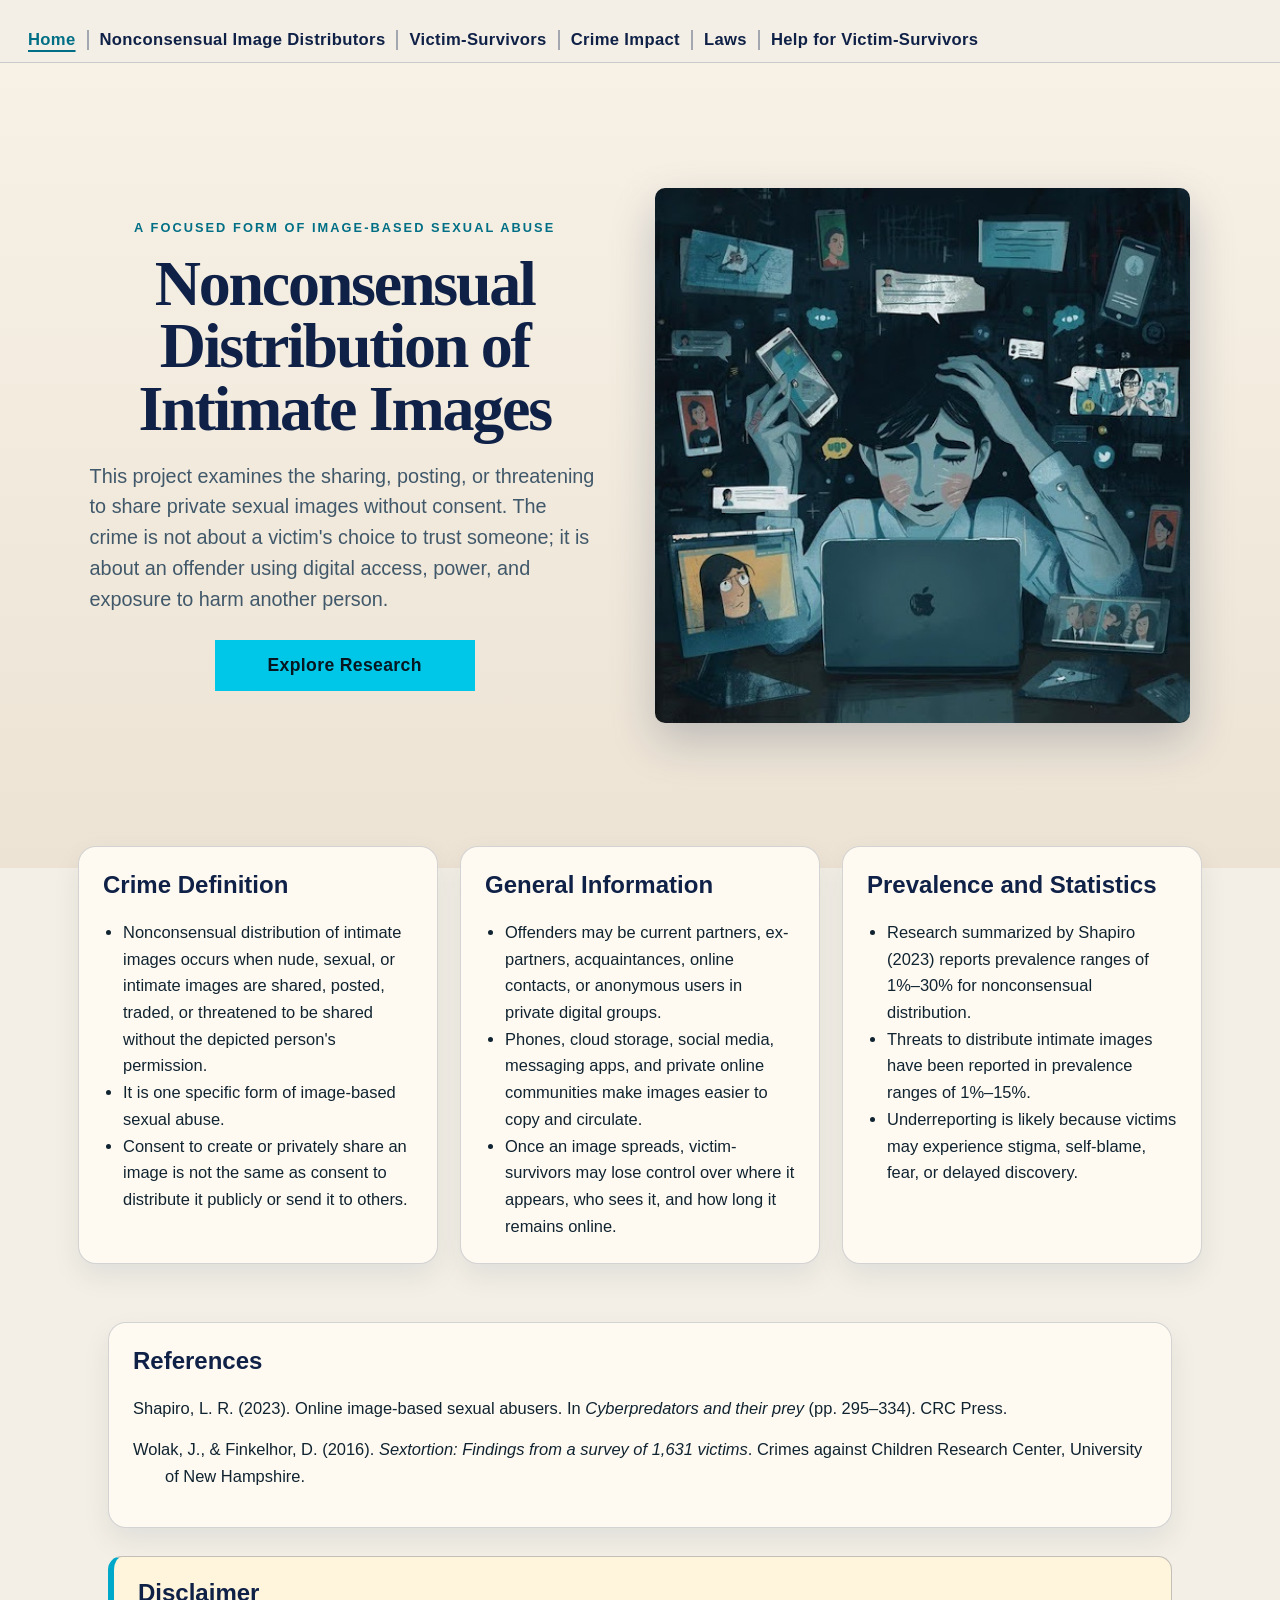
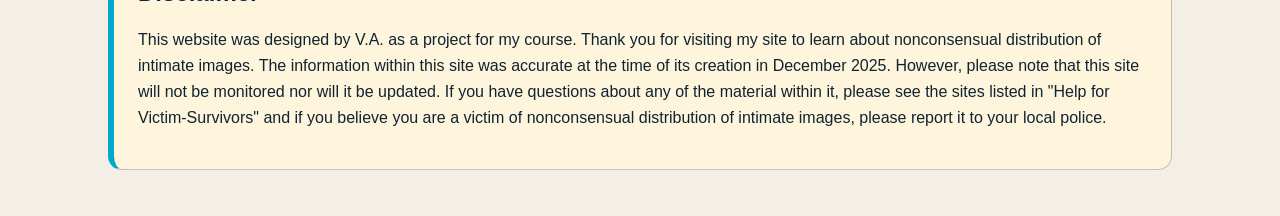
<file: index.html>
<!DOCTYPE html>
<html lang="en">
<head>
  <meta charset="UTF-8">
  <meta name="viewport" content="width=device-width, initial-scale=1.0">
  <title>Home | Nonconsensual Distribution of Intimate Images</title>
  <link rel="stylesheet" href="style.css">
</head>
<body>
  <header class="site-header">
    <nav class="nav">
      <a class="active" href="index.html">Home</a>
      <a href="image-based-abusers.html">Nonconsensual Image Distributors</a>
      <a href="victim-survivors.html">Victim-Survivors</a>
      <a href="crime-impact.html">Crime Impact</a>
      <a href="laws.html">Laws</a>
      <a href="help-for-survivors.html">Help for Victim-Survivors</a>
    </nav>
  </header>

  <main class="hero">
    <section class="hero-text">
      <p class="eyebrow">A focused form of image-based sexual abuse</p>
      <h1>Nonconsensual<br>Distribution of<br>Intimate Images</h1>
      <p>This project examines the sharing, posting, or threatening to share private sexual images without consent. The crime is not about a victim's choice to trust someone; it is about an offender using digital access, power, and exposure to harm another person.</p>
      <a class="button" href="image-based-abusers.html">Explore Research</a>
    </section>
    <section class="hero-image" aria-label="Digital safety illustration">
      <img src="images/homepage.jpg" alt="Illustration representing online privacy and image-based sexual abuse">
    </section>
  </main>

  <section class="home-summary">
    <article>
      <h2>Crime Definition</h2>
      <ul>
        <li>Nonconsensual distribution of intimate images occurs when nude, sexual, or intimate images are shared, posted, traded, or threatened to be shared without the depicted person's permission.</li>
        <li>It is one specific form of image-based sexual abuse.</li>
        <li>Consent to create or privately share an image is not the same as consent to distribute it publicly or send it to others.</li>
      </ul>
    </article>

    <article>
      <h2>General Information</h2>
      <ul>
        <li>Offenders may be current partners, ex-partners, acquaintances, online contacts, or anonymous users in private digital groups.</li>
        <li>Phones, cloud storage, social media, messaging apps, and private online communities make images easier to copy and circulate.</li>
        <li>Once an image spreads, victim-survivors may lose control over where it appears, who sees it, and how long it remains online.</li>
      </ul>
    </article>

    <article>
      <h2>Prevalence and Statistics</h2>
      <ul>
        <li>Research summarized by Shapiro (2023) reports prevalence ranges of 1%–30% for nonconsensual distribution.</li>
        <li>Threats to distribute intimate images have been reported in prevalence ranges of 1%–15%.</li>
        <li>Underreporting is likely because victims may experience stigma, self-blame, fear, or delayed discovery.</li>
      </ul>
    </article>
  </section>

  <footer>
    <section class="page-references">
      <h2>References</h2>
      <p class="reference">Shapiro, L. R. (2023). Online image-based sexual abusers. In <em>Cyberpredators and their prey</em> (pp. 295–334). CRC Press.</p>
      <p class="reference">Wolak, J., &amp; Finkelhor, D. (2016). <em>Sextortion: Findings from a survey of 1,631 victims</em>. Crimes against Children Research Center, University of New Hampshire.</p>
    </section>
    <section class="disclaimer-box">
      <h2>Disclaimer</h2>
      <p>This website was designed by V.A. as a project for my course. Thank you for visiting my site to learn about nonconsensual distribution of intimate images. The information within this site was accurate at the time of its creation in December 2025. However, please note that this site will not be monitored nor will it be updated. If you have questions about any of the material within it, please see the sites listed in "Help for Victim-Survivors" and if you believe you are a victim of nonconsensual distribution of intimate images, please report it to your local police.</p>
    </section>
  </footer>
</body>
</html>
</file>
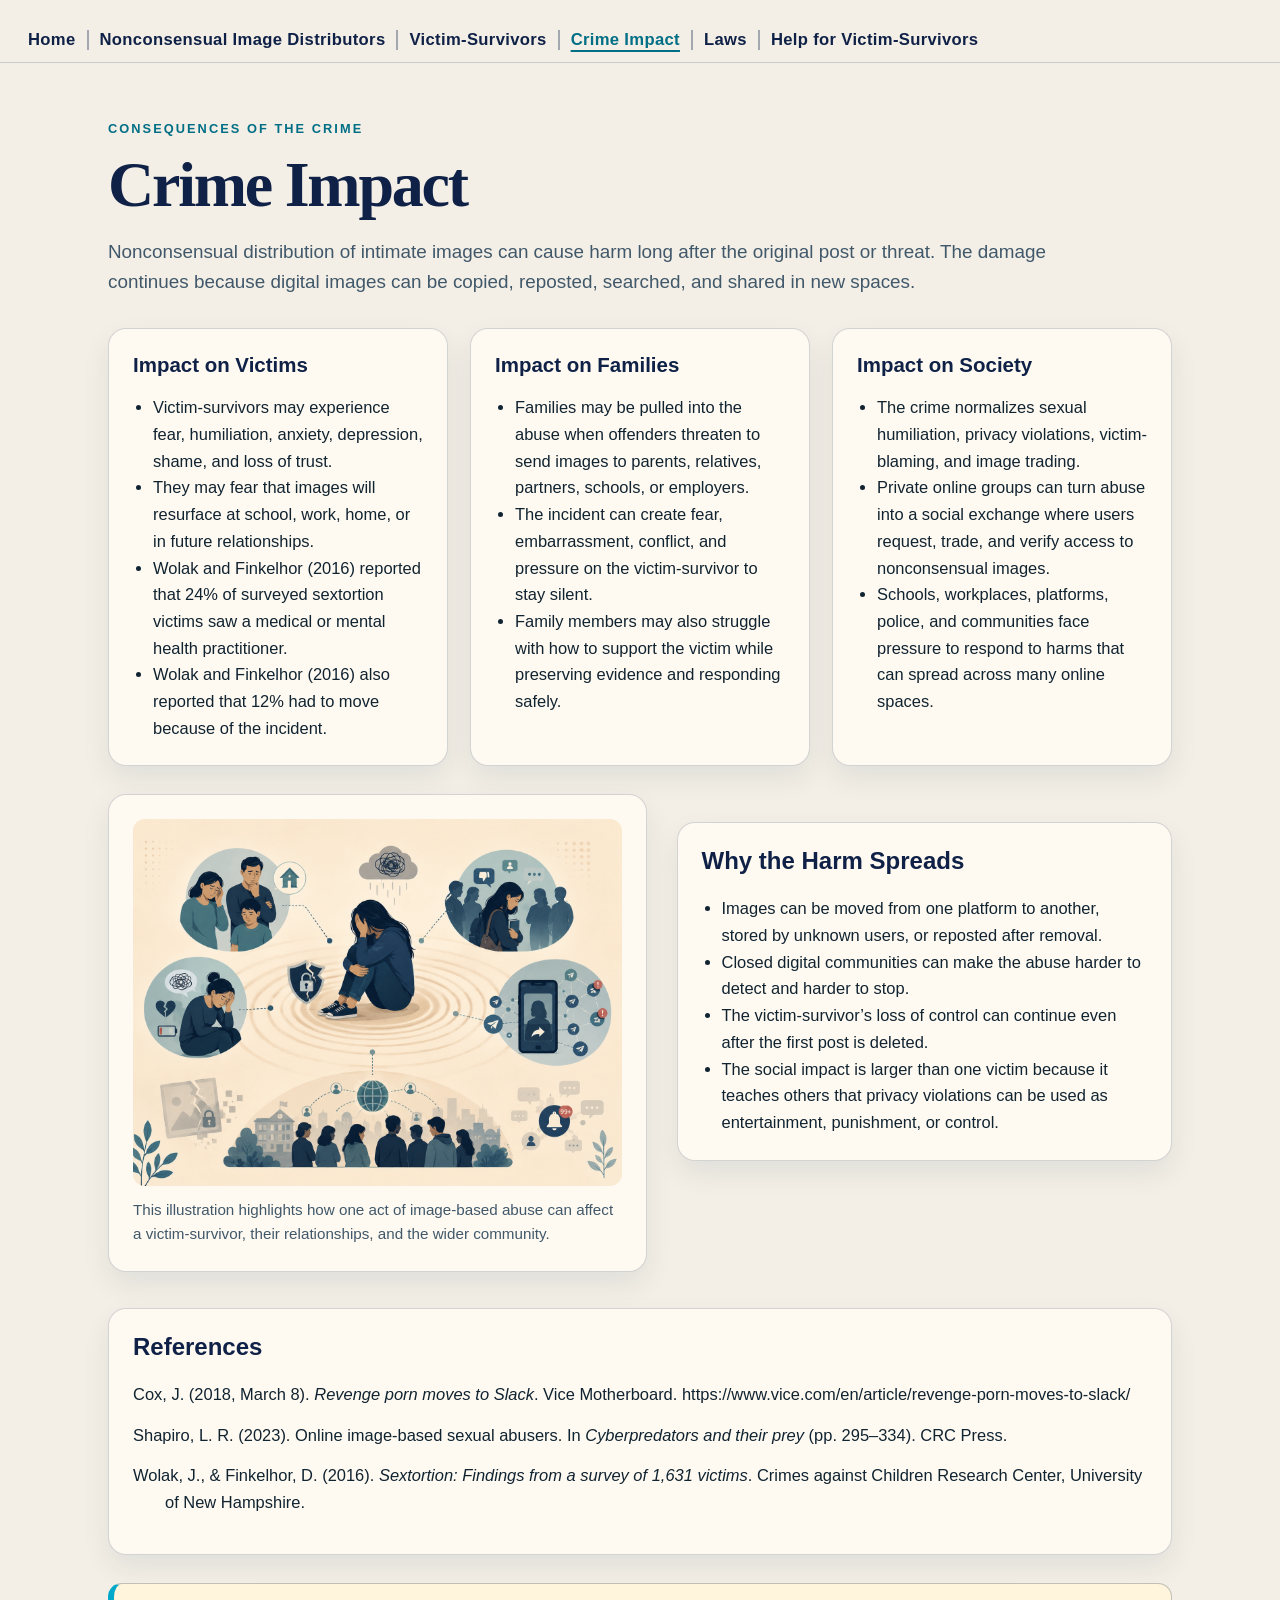
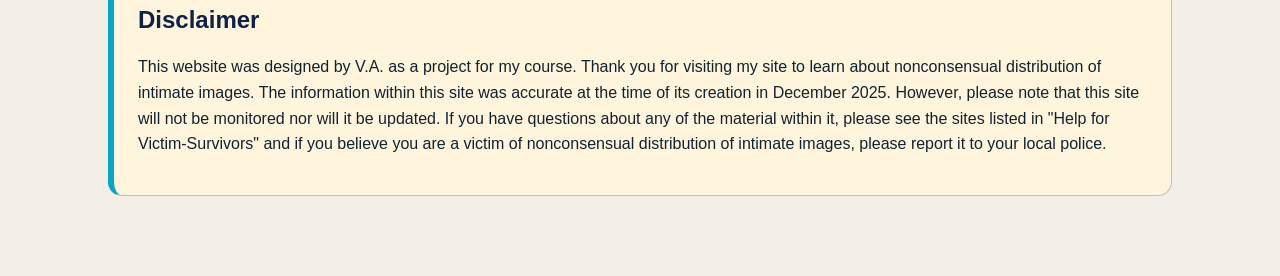
<file: crime-impact.html>
<!DOCTYPE html>
<html lang="en">
<head>
  <meta charset="UTF-8">
  <meta name="viewport" content="width=device-width, initial-scale=1.0">
  <title>Crime Impact | Nonconsensual Distribution of Intimate Images</title>
  <link rel="stylesheet" href="style.css">
</head>
<body>
  <header class="site-header">
    <nav class="nav">
      <a href="index.html">Home</a>
      <a href="image-based-abusers.html">Nonconsensual Image Distributors</a>
      <a href="victim-survivors.html">Victim-Survivors</a>
      <a class="active" href="crime-impact.html">Crime Impact</a>
      <a href="laws.html">Laws</a>
      <a href="help-for-survivors.html">Help for Victim-Survivors</a>
    </nav>
  </header>

  <main class="page">
    <p class="eyebrow">Consequences of the crime</p>
    <h1>Crime Impact</h1>
    <p>Nonconsensual distribution of intimate images can cause harm long after the original post or threat. The damage continues because digital images can be copied, reposted, searched, and shared in new spaces.</p>

    <section class="card-grid">
      <article class="card">
        <h2>Impact on Victims</h2>
        <ul>
          <li>Victim-survivors may experience fear, humiliation, anxiety, depression, shame, and loss of trust.</li>
          <li>They may fear that images will resurface at school, work, home, or in future relationships.</li>
          <li>Wolak and Finkelhor (2016) reported that 24% of surveyed sextortion victims saw a medical or mental health practitioner.</li>
          <li>Wolak and Finkelhor (2016) also reported that 12% had to move because of the incident.</li>
        </ul>
      </article>
      <article class="card">
        <h2>Impact on Families</h2>
        <ul>
          <li>Families may be pulled into the abuse when offenders threaten to send images to parents, relatives, partners, schools, or employers.</li>
          <li>The incident can create fear, embarrassment, conflict, and pressure on the victim-survivor to stay silent.</li>
          <li>Family members may also struggle with how to support the victim while preserving evidence and responding safely.</li>
        </ul>
      </article>
      <article class="card">
        <h2>Impact on Society</h2>
        <ul>
          <li>The crime normalizes sexual humiliation, privacy violations, victim-blaming, and image trading.</li>
          <li>Private online groups can turn abuse into a social exchange where users request, trade, and verify access to nonconsensual images.</li>
          <li>Schools, workplaces, platforms, police, and communities face pressure to respond to harms that can spread across many online spaces.</li>
        </ul>
      </article>
    </section>

    <section class="feature-row page-visual-row reverse-on-mobile">
      <figure class="image-card">
        <img src="images/ripple-of-online-harm.png" alt="Illustration of the ripple effects of online harm spreading from a central victim to family, school, work, and community">
        <figcaption>This illustration highlights how one act of image-based abuse can affect a victim-survivor, their relationships, and the wider community.</figcaption>
      </figure>
      <div class="content-block">
        <h2>Why the Harm Spreads</h2>
        <ul>
          <li>Images can be moved from one platform to another, stored by unknown users, or reposted after removal.</li>
          <li>Closed digital communities can make the abuse harder to detect and harder to stop.</li>
          <li>The victim-survivor’s loss of control can continue even after the first post is deleted.</li>
          <li>The social impact is larger than one victim because it teaches others that privacy violations can be used as entertainment, punishment, or control.</li>
        </ul>
      </div>
    </section>

    <section class="page-references">
      <h2>References</h2>
      <p class="reference">Cox, J. (2018, March 8). <em>Revenge porn moves to Slack</em>. Vice Motherboard. https://www.vice.com/en/article/revenge-porn-moves-to-slack/</p>
      <p class="reference">Shapiro, L. R. (2023). Online image-based sexual abusers. In <em>Cyberpredators and their prey</em> (pp. 295–334). CRC Press.</p>
      <p class="reference">Wolak, J., &amp; Finkelhor, D. (2016). <em>Sextortion: Findings from a survey of 1,631 victims</em>. Crimes against Children Research Center, University of New Hampshire.</p>
    </section>

    <section class="disclaimer-box">
      <h2>Disclaimer</h2>
      <p>This website was designed by V.A. as a project for my course. Thank you for visiting my site to learn about nonconsensual distribution of intimate images. The information within this site was accurate at the time of its creation in December 2025. However, please note that this site will not be monitored nor will it be updated. If you have questions about any of the material within it, please see the sites listed in "Help for Victim-Survivors" and if you believe you are a victim of nonconsensual distribution of intimate images, please report it to your local police.</p>
    </section>
  </main>
</body>
</html>
</file>
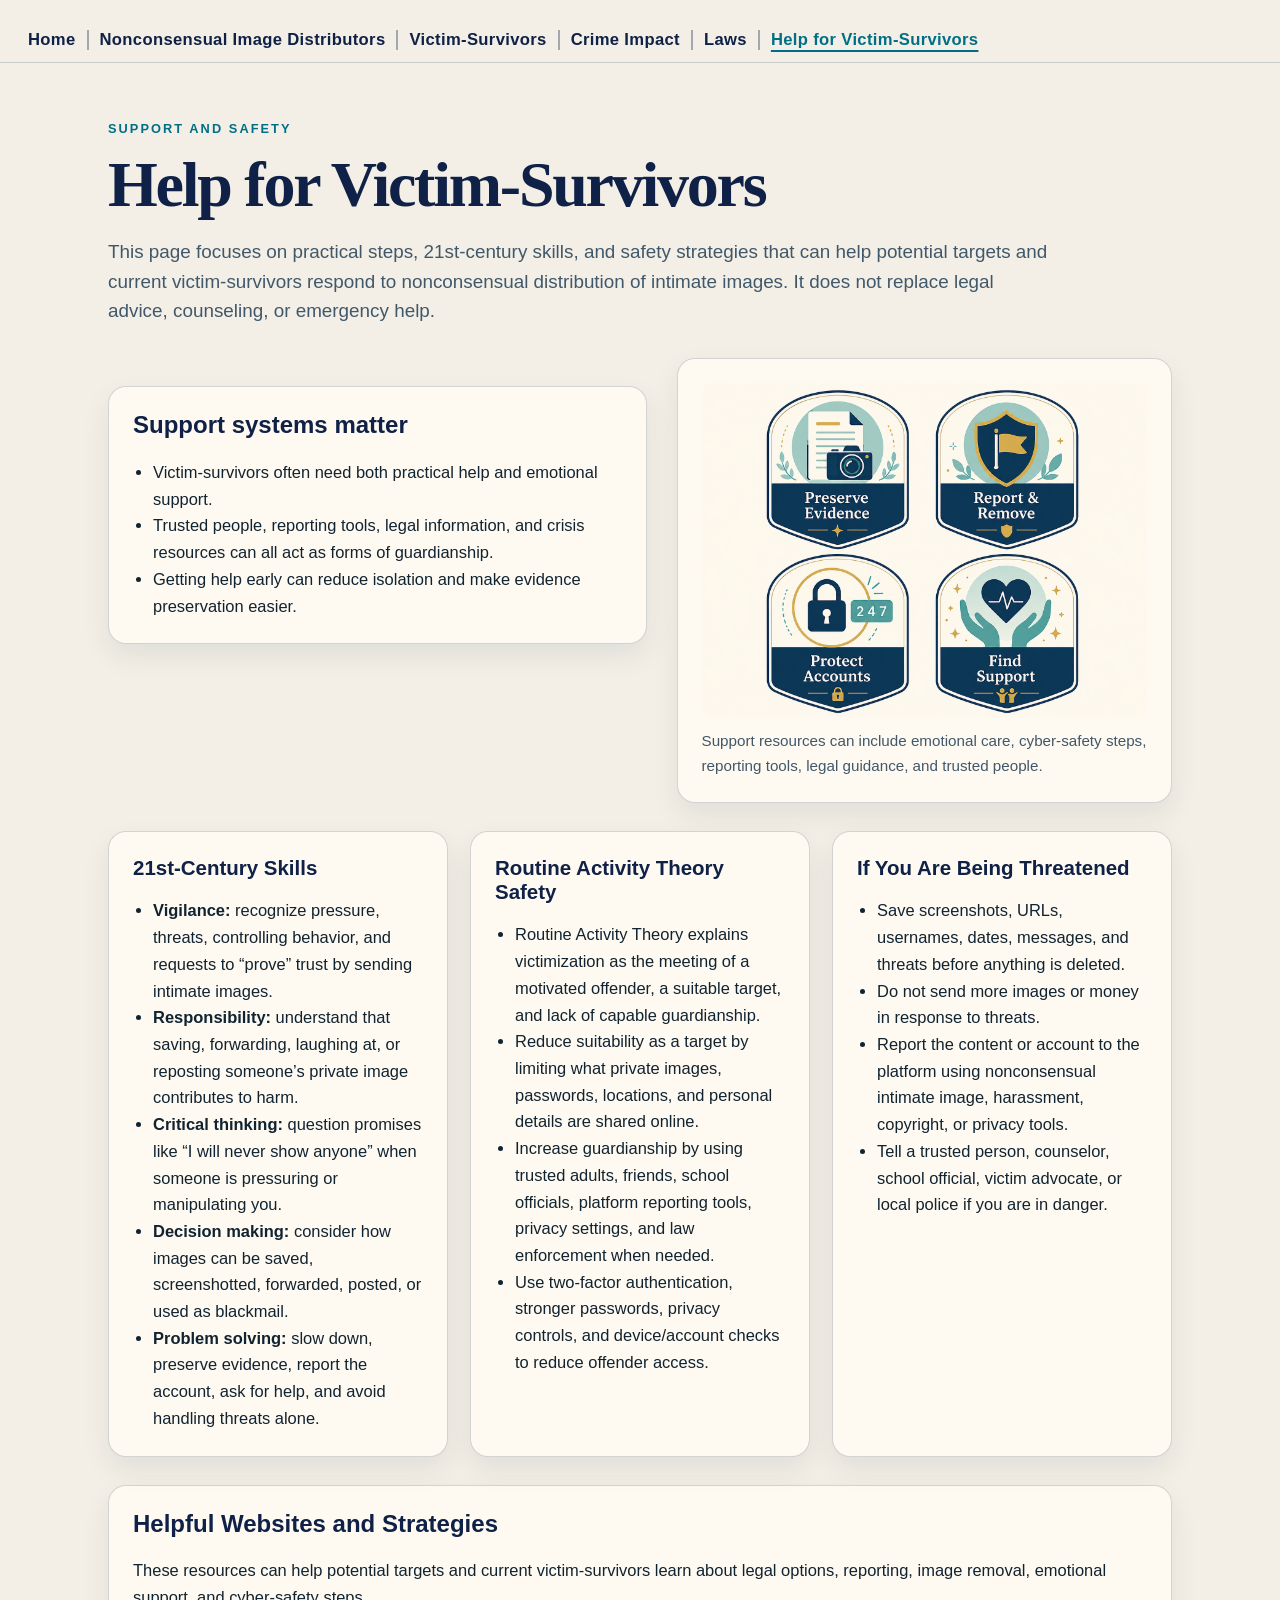
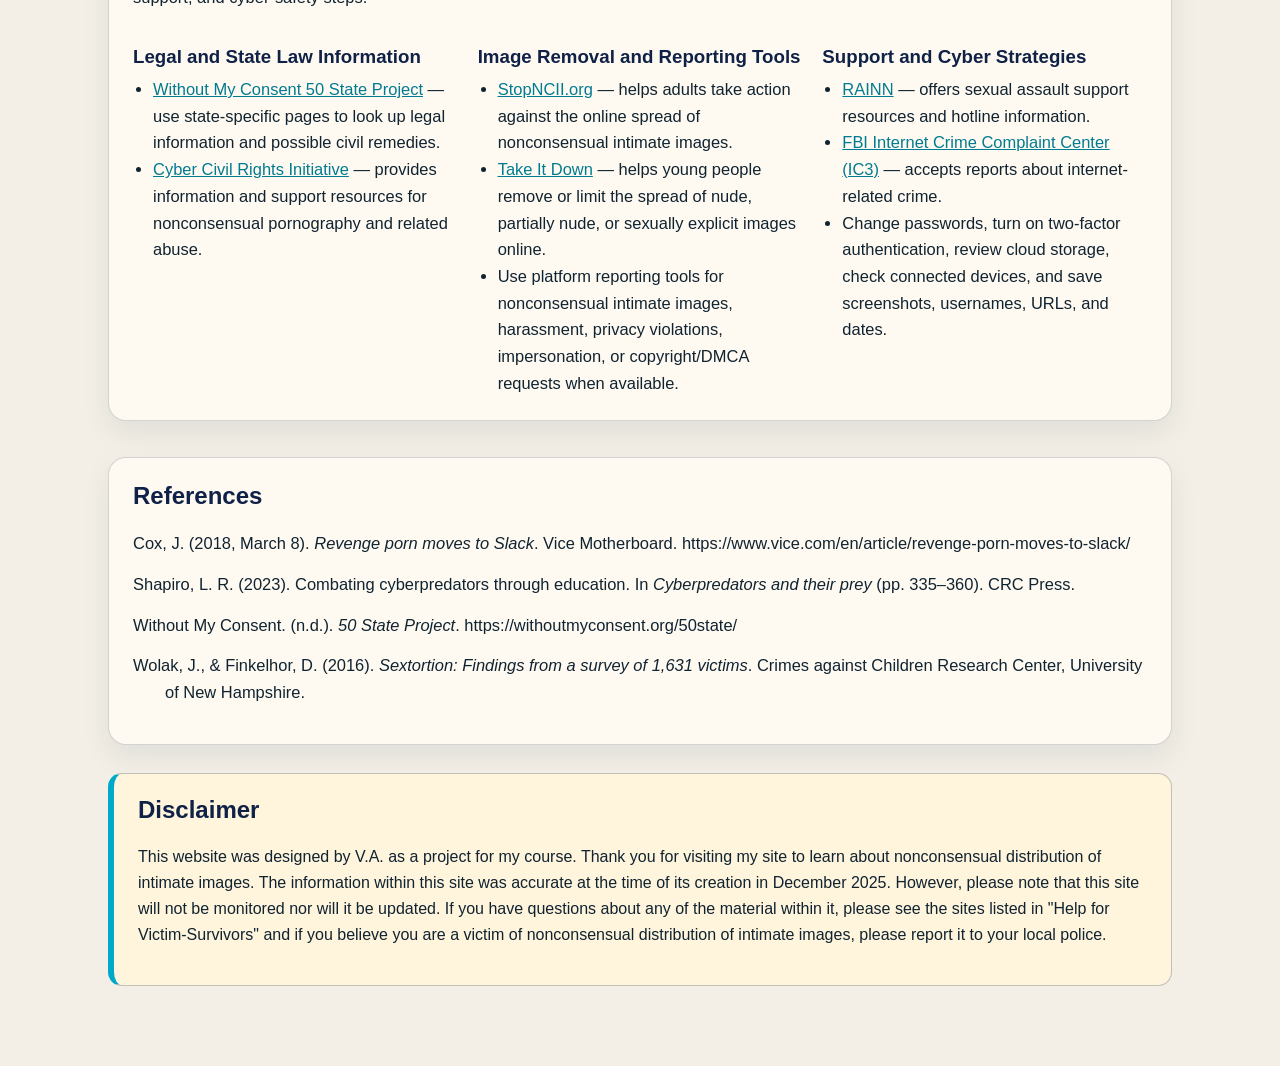
<file: help-for-survivors.html>
<!DOCTYPE html>
<html lang="en">
<head>
  <meta charset="UTF-8">
  <meta name="viewport" content="width=device-width, initial-scale=1.0">
  <title>Help for Victim-Survivors | Nonconsensual Distribution of Intimate Images</title>
  <link rel="stylesheet" href="style.css">
</head>
<body>
  <header class="site-header">
    <nav class="nav">
      <a href="index.html">Home</a>
      <a href="image-based-abusers.html">Nonconsensual Image Distributors</a>
      <a href="victim-survivors.html">Victim-Survivors</a>
      <a href="crime-impact.html">Crime Impact</a>
      <a href="laws.html">Laws</a>
      <a class="active" href="help-for-survivors.html">Help for Victim-Survivors</a>
    </nav>
  </header>

  <main class="page">
    <p class="eyebrow">Support and safety</p>
    <h1>Help for Victim-Survivors</h1>
    <p>This page focuses on practical steps, 21st-century skills, and safety strategies that can help potential targets and current victim-survivors respond to nonconsensual distribution of intimate images. It does not replace legal advice, counseling, or emergency help.</p>

    <section class="feature-row page-visual-row">
      <div class="content-block">
        <h2>Support systems matter</h2>
        <ul>
          <li>Victim-survivors often need both practical help and emotional support.</li>
          <li>Trusted people, reporting tools, legal information, and crisis resources can all act as forms of guardianship.</li>
          <li>Getting help early can reduce isolation and make evidence preservation easier.</li>
        </ul>
      </div>
      <figure class="image-card">
        <img src="images/support-system-icons.png" alt="Support icons representing emotional support, reporting, legal help, digital safety, and recovery resources">
        <figcaption>Support resources can include emotional care, cyber-safety steps, reporting tools, legal guidance, and trusted people.</figcaption>
      </figure>
    </section>

    <section class="card-grid">
      <article class="card">
        <h2>21st-Century Skills</h2>
        <ul>
          <li><strong>Vigilance:</strong> recognize pressure, threats, controlling behavior, and requests to “prove” trust by sending intimate images.</li>
          <li><strong>Responsibility:</strong> understand that saving, forwarding, laughing at, or reposting someone’s private image contributes to harm.</li>
          <li><strong>Critical thinking:</strong> question promises like “I will never show anyone” when someone is pressuring or manipulating you.</li>
          <li><strong>Decision making:</strong> consider how images can be saved, screenshotted, forwarded, posted, or used as blackmail.</li>
          <li><strong>Problem solving:</strong> slow down, preserve evidence, report the account, ask for help, and avoid handling threats alone.</li>
        </ul>
      </article>
      <article class="card">
        <h2>Routine Activity Theory Safety</h2>
        <ul>
          <li>Routine Activity Theory explains victimization as the meeting of a motivated offender, a suitable target, and lack of capable guardianship.</li>
          <li>Reduce suitability as a target by limiting what private images, passwords, locations, and personal details are shared online.</li>
          <li>Increase guardianship by using trusted adults, friends, school officials, platform reporting tools, privacy settings, and law enforcement when needed.</li>
          <li>Use two-factor authentication, stronger passwords, privacy controls, and device/account checks to reduce offender access.</li>
        </ul>
      </article>
      <article class="card">
        <h2>If You Are Being Threatened</h2>
        <ul>
          <li>Save screenshots, URLs, usernames, dates, messages, and threats before anything is deleted.</li>
          <li>Do not send more images or money in response to threats.</li>
          <li>Report the content or account to the platform using nonconsensual intimate image, harassment, copyright, or privacy tools.</li>
          <li>Tell a trusted person, counselor, school official, victim advocate, or local police if you are in danger.</li>
        </ul>
      </article>
    </section>

    <section class="content-block">
      <h2>Helpful Websites and Strategies</h2>
      <p>These resources can help potential targets and current victim-survivors learn about legal options, reporting, image removal, emotional support, and cyber-safety steps.</p>
      <div class="split-list">
        <div>
          <h3>Legal and State Law Information</h3>
          <ul>
            <li><a href="https://withoutmyconsent.org/50state/" target="_blank" rel="noopener">Without My Consent 50 State Project</a> — use state-specific pages to look up legal information and possible civil remedies.</li>
            <li><a href="https://cybercivilrights.org/" target="_blank" rel="noopener">Cyber Civil Rights Initiative</a> — provides information and support resources for nonconsensual pornography and related abuse.</li>
          </ul>
        </div>
        <div>
          <h3>Image Removal and Reporting Tools</h3>
          <ul>
            <li><a href="https://stopncii.org/" target="_blank" rel="noopener">StopNCII.org</a> — helps adults take action against the online spread of nonconsensual intimate images.</li>
            <li><a href="https://takeitdown.ncmec.org/" target="_blank" rel="noopener">Take It Down</a> — helps young people remove or limit the spread of nude, partially nude, or sexually explicit images online.</li>
            <li>Use platform reporting tools for nonconsensual intimate images, harassment, privacy violations, impersonation, or copyright/DMCA requests when available.</li>
          </ul>
        </div>
        <div>
          <h3>Support and Cyber Strategies</h3>
          <ul>
            <li><a href="https://rainn.org/" target="_blank" rel="noopener">RAINN</a> — offers sexual assault support resources and hotline information.</li>
            <li><a href="https://www.ic3.gov/" target="_blank" rel="noopener">FBI Internet Crime Complaint Center (IC3)</a> — accepts reports about internet-related crime.</li>
            <li>Change passwords, turn on two-factor authentication, review cloud storage, check connected devices, and save screenshots, usernames, URLs, and dates.</li>
          </ul>
        </div>
      </div>
    </section>

    <section class="page-references">
      <h2>References</h2>
      <p class="reference">Cox, J. (2018, March 8). <em>Revenge porn moves to Slack</em>. Vice Motherboard. https://www.vice.com/en/article/revenge-porn-moves-to-slack/</p>
      <p class="reference">Shapiro, L. R. (2023). Combating cyberpredators through education. In <em>Cyberpredators and their prey</em> (pp. 335–360). CRC Press.</p>
      <p class="reference">Without My Consent. (n.d.). <em>50 State Project</em>. https://withoutmyconsent.org/50state/</p>
      <p class="reference">Wolak, J., &amp; Finkelhor, D. (2016). <em>Sextortion: Findings from a survey of 1,631 victims</em>. Crimes against Children Research Center, University of New Hampshire.</p>
    </section>

    <section class="disclaimer-box">
      <h2>Disclaimer</h2>
      <p>This website was designed by V.A. as a project for my course. Thank you for visiting my site to learn about nonconsensual distribution of intimate images. The information within this site was accurate at the time of its creation in December 2025. However, please note that this site will not be monitored nor will it be updated. If you have questions about any of the material within it, please see the sites listed in "Help for Victim-Survivors" and if you believe you are a victim of nonconsensual distribution of intimate images, please report it to your local police.</p>
    </section>
  </main>
</body>
</html>
</file>
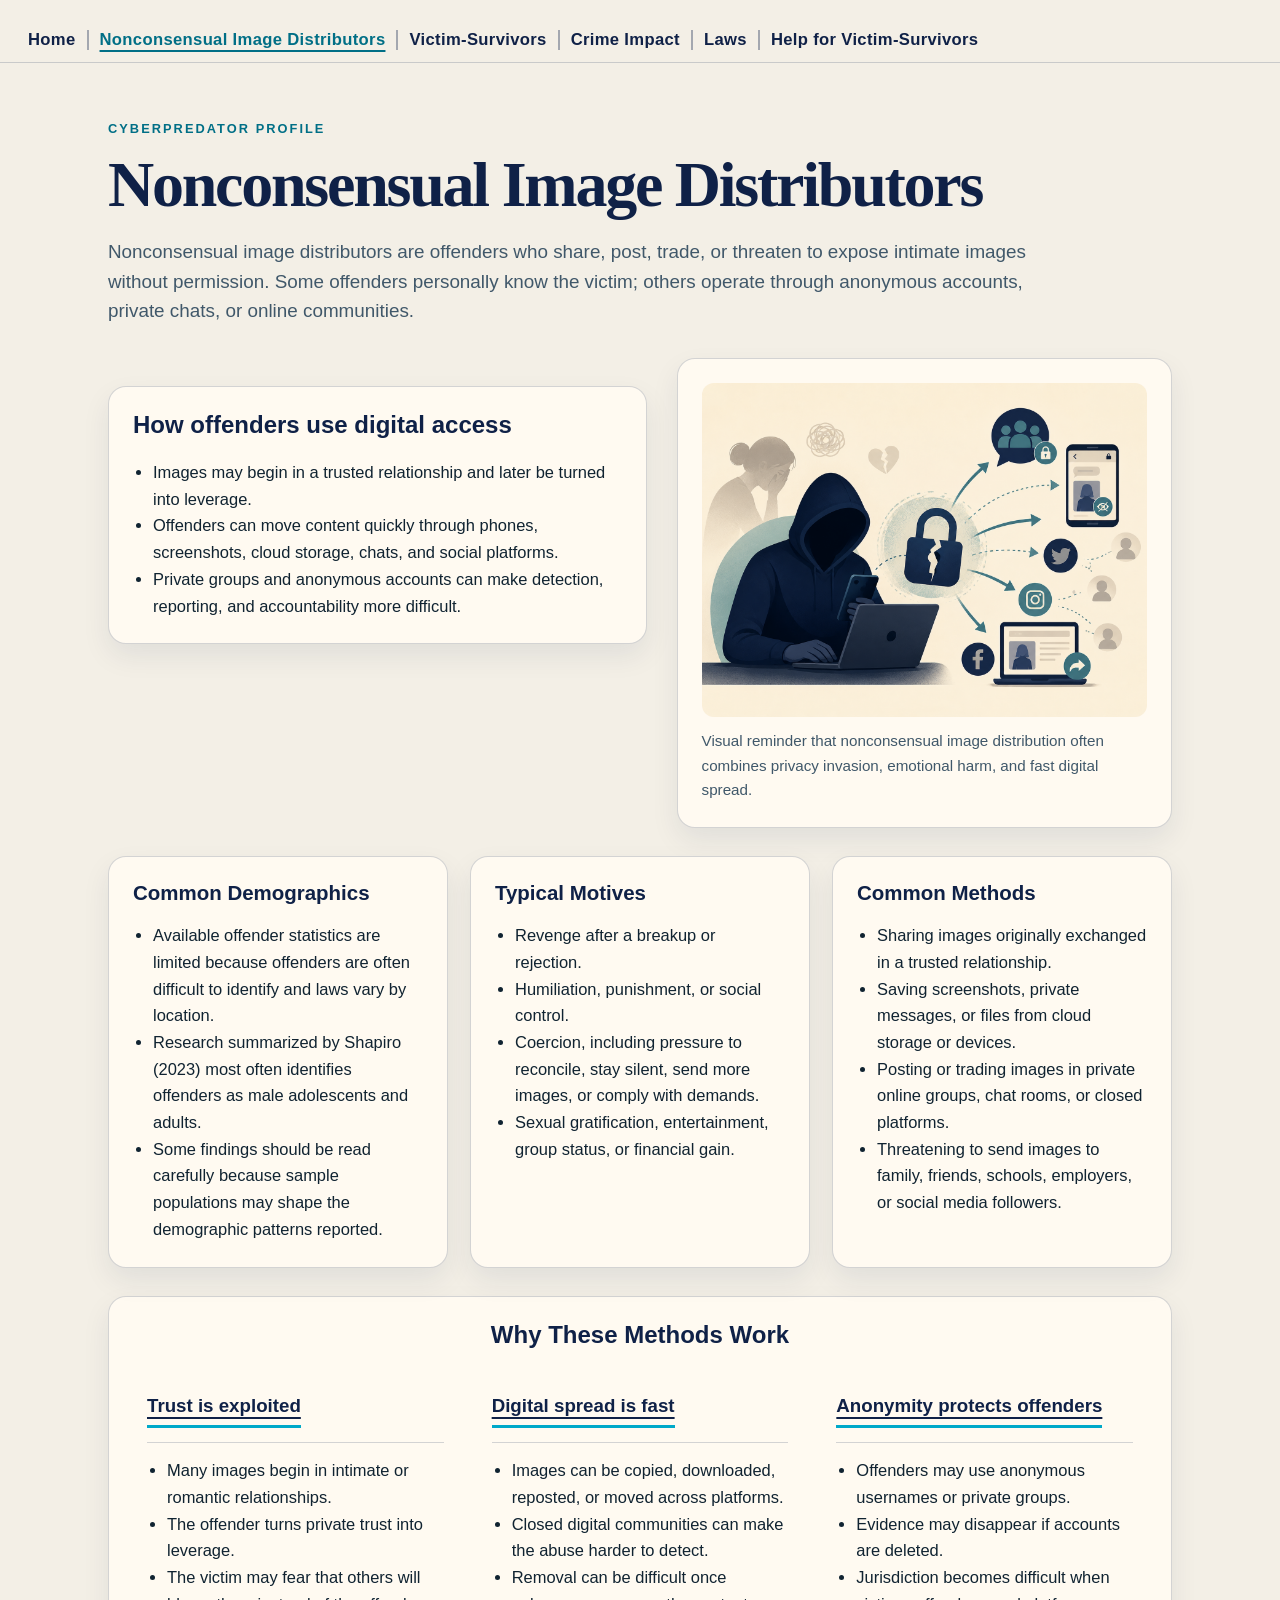
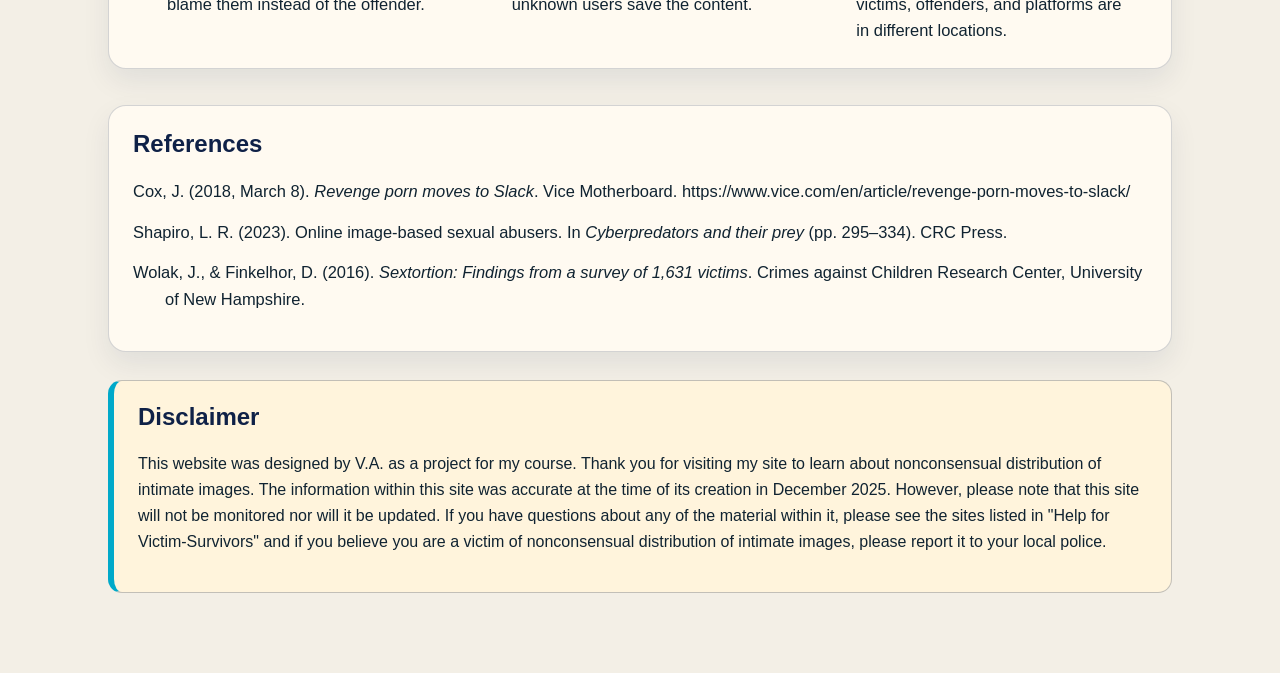
<file: image-based-abusers.html>
<!DOCTYPE html>
<html lang="en">
<head>
  <meta charset="UTF-8">
  <meta name="viewport" content="width=device-width, initial-scale=1.0">
  <title>Nonconsensual Image Distributors | Nonconsensual Distribution of Intimate Images</title>
  <link rel="stylesheet" href="style.css">
</head>
<body>
  <header class="site-header">
    <nav class="nav">
      <a href="index.html">Home</a>
      <a class="active" href="image-based-abusers.html">Nonconsensual Image Distributors</a>
      <a href="victim-survivors.html">Victim-Survivors</a>
      <a href="crime-impact.html">Crime Impact</a>
      <a href="laws.html">Laws</a>
      <a href="help-for-survivors.html">Help for Victim-Survivors</a>
    </nav>
  </header>

  <main class="page">
    <p class="eyebrow">Cyberpredator profile</p>
    <h1>Nonconsensual Image Distributors</h1>
    <p>Nonconsensual image distributors are offenders who share, post, trade, or threaten to expose intimate images without permission. Some offenders personally know the victim; others operate through anonymous accounts, private chats, or online communities.</p>

    <section class="feature-row page-visual-row">
      <div class="content-block">
        <h2>How offenders use digital access</h2>
        <ul>
          <li>Images may begin in a trusted relationship and later be turned into leverage.</li>
          <li>Offenders can move content quickly through phones, screenshots, cloud storage, chats, and social platforms.</li>
          <li>Private groups and anonymous accounts can make detection, reporting, and accountability more difficult.</li>
        </ul>
      </div>
      <figure class="image-card">
        <img src="images/privacy-breach-and-image-distribution-warning.png" alt="Illustration of a person overwhelmed by digital image sharing, social media exposure, and online harassment">
        <figcaption>Visual reminder that nonconsensual image distribution often combines privacy invasion, emotional harm, and fast digital spread.</figcaption>
      </figure>
    </section>

    <section class="card-grid">
      <article class="card">
        <h2>Common Demographics</h2>
        <ul>
          <li>Available offender statistics are limited because offenders are often difficult to identify and laws vary by location.</li>
          <li>Research summarized by Shapiro (2023) most often identifies offenders as male adolescents and adults.</li>
          <li>Some findings should be read carefully because sample populations may shape the demographic patterns reported.</li>
        </ul>
      </article>

      <article class="card">
        <h2>Typical Motives</h2>
        <ul>
          <li>Revenge after a breakup or rejection.</li>
          <li>Humiliation, punishment, or social control.</li>
          <li>Coercion, including pressure to reconcile, stay silent, send more images, or comply with demands.</li>
          <li>Sexual gratification, entertainment, group status, or financial gain.</li>
        </ul>
      </article>

      <article class="card">
        <h2>Common Methods</h2>
        <ul>
          <li>Sharing images originally exchanged in a trusted relationship.</li>
          <li>Saving screenshots, private messages, or files from cloud storage or devices.</li>
          <li>Posting or trading images in private online groups, chat rooms, or closed platforms.</li>
          <li>Threatening to send images to family, friends, schools, employers, or social media followers.</li>
        </ul>
      </article>
    </section>

    <section class="content-block methods-section">
      <h2>Why These Methods Work</h2>
      <div class="split-list methods-list">
        <div class="method-col">
          <h3>Trust is exploited</h3>
          <ul>
            <li>Many images begin in intimate or romantic relationships.</li>
            <li>The offender turns private trust into leverage.</li>
            <li>The victim may fear that others will blame them instead of the offender.</li>
          </ul>
        </div>
        <div class="method-col">
          <h3>Digital spread is fast</h3>
          <ul>
            <li>Images can be copied, downloaded, reposted, or moved across platforms.</li>
            <li>Closed digital communities can make the abuse harder to detect.</li>
            <li>Removal can be difficult once unknown users save the content.</li>
          </ul>
        </div>
        <div class="method-col">
          <h3>Anonymity protects offenders</h3>
          <ul>
            <li>Offenders may use anonymous usernames or private groups.</li>
            <li>Evidence may disappear if accounts are deleted.</li>
            <li>Jurisdiction becomes difficult when victims, offenders, and platforms are in different locations.</li>
          </ul>
        </div>
      </div>
    </section>

    <section class="page-references">
      <h2>References</h2>
      <p class="reference">Cox, J. (2018, March 8). <em>Revenge porn moves to Slack</em>. Vice Motherboard. https://www.vice.com/en/article/revenge-porn-moves-to-slack/</p>
      <p class="reference">Shapiro, L. R. (2023). Online image-based sexual abusers. In <em>Cyberpredators and their prey</em> (pp. 295–334). CRC Press.</p>
      <p class="reference">Wolak, J., &amp; Finkelhor, D. (2016). <em>Sextortion: Findings from a survey of 1,631 victims</em>. Crimes against Children Research Center, University of New Hampshire.</p>
    </section>
    <section class="disclaimer-box">
      <h2>Disclaimer</h2>
      <p>This website was designed by V.A. as a project for my course. Thank you for visiting my site to learn about nonconsensual distribution of intimate images. The information within this site was accurate at the time of its creation in December 2025. However, please note that this site will not be monitored nor will it be updated. If you have questions about any of the material within it, please see the sites listed in "Help for Victim-Survivors" and if you believe you are a victim of nonconsensual distribution of intimate images, please report it to your local police.</p>
    </section>
  </main>
</body>
</html>
</file>
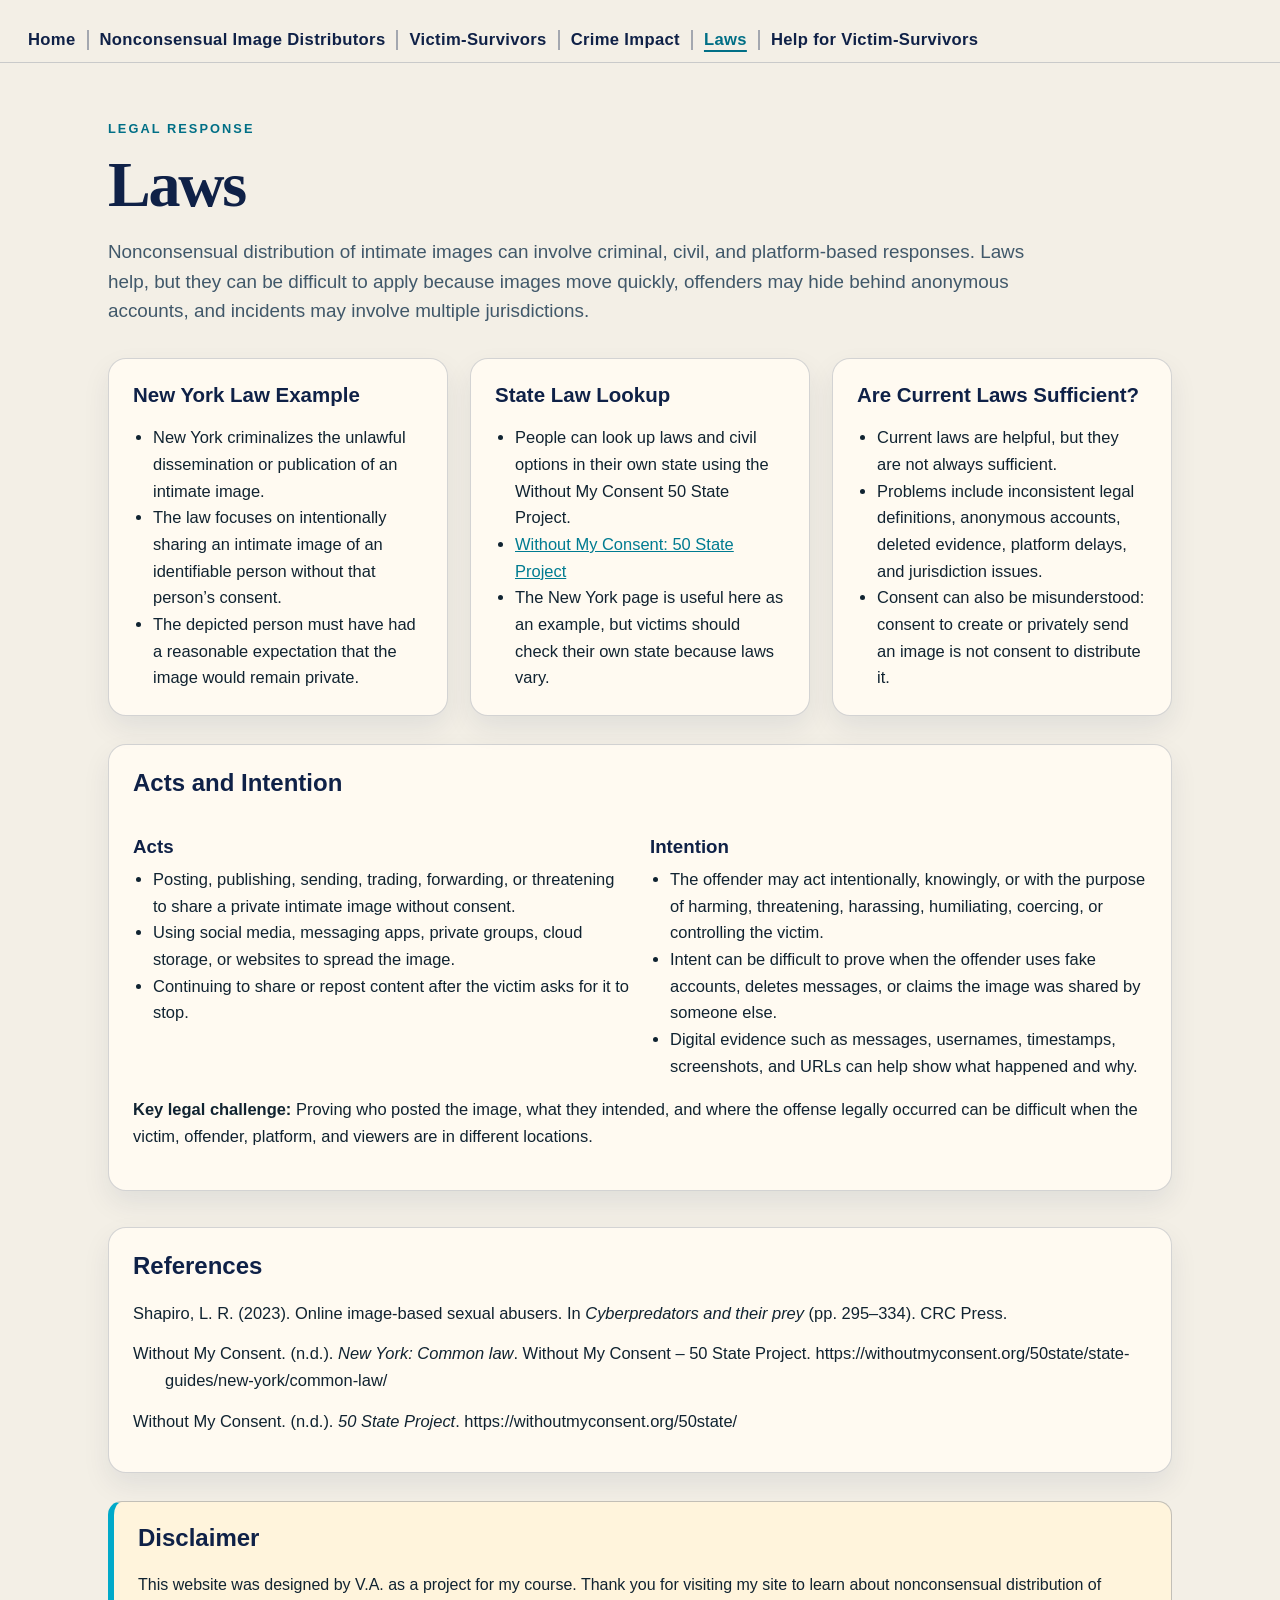
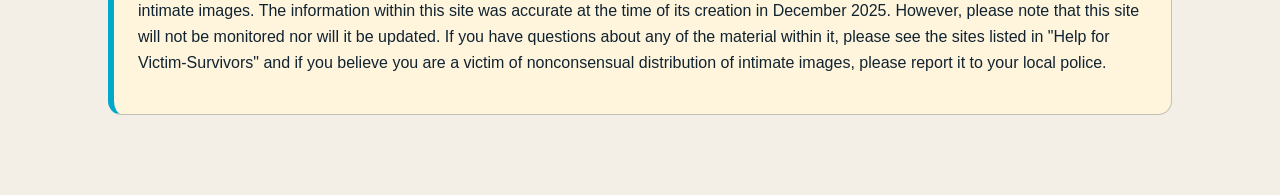
<file: laws.html>
<!DOCTYPE html>
<html lang="en">
<head>
  <meta charset="UTF-8">
  <meta name="viewport" content="width=device-width, initial-scale=1.0">
  <title>Laws | Nonconsensual Distribution of Intimate Images</title>
  <link rel="stylesheet" href="style.css">
</head>
<body>
  <header class="site-header">
    <nav class="nav">
      <a href="index.html">Home</a>
      <a href="image-based-abusers.html">Nonconsensual Image Distributors</a>
      <a href="victim-survivors.html">Victim-Survivors</a>
      <a href="crime-impact.html">Crime Impact</a>
      <a class="active" href="laws.html">Laws</a>
      <a href="help-for-survivors.html">Help for Victim-Survivors</a>
    </nav>
  </header>

  <main class="page">
    <p class="eyebrow">Legal response</p>
    <h1>Laws</h1>
    <p>Nonconsensual distribution of intimate images can involve criminal, civil, and platform-based responses. Laws help, but they can be difficult to apply because images move quickly, offenders may hide behind anonymous accounts, and incidents may involve multiple jurisdictions.</p>

    <section class="card-grid">
      <article class="card">
        <h2>New York Law Example</h2>
        <ul>
          <li>New York criminalizes the unlawful dissemination or publication of an intimate image.</li>
          <li>The law focuses on intentionally sharing an intimate image of an identifiable person without that person’s consent.</li>
          <li>The depicted person must have had a reasonable expectation that the image would remain private.</li>
        </ul>
      </article>
      <article class="card">
        <h2>State Law Lookup</h2>
        <ul>
          <li>People can look up laws and civil options in their own state using the Without My Consent 50 State Project.</li>
          <li><a href="https://withoutmyconsent.org/50state/" target="_blank" rel="noopener">Without My Consent: 50 State Project</a></li>
          <li>The New York page is useful here as an example, but victims should check their own state because laws vary.</li>
        </ul>
      </article>
      <article class="card">
        <h2>Are Current Laws Sufficient?</h2>
        <ul>
          <li>Current laws are helpful, but they are not always sufficient.</li>
          <li>Problems include inconsistent legal definitions, anonymous accounts, deleted evidence, platform delays, and jurisdiction issues.</li>
          <li>Consent can also be misunderstood: consent to create or privately send an image is not consent to distribute it.</li>
        </ul>
      </article>
    </section>

    <section class="content-block">
      <h2>Acts and Intention</h2>
      <div class="split-list two-col">
        <div>
          <h3>Acts</h3>
          <ul>
            <li>Posting, publishing, sending, trading, forwarding, or threatening to share a private intimate image without consent.</li>
            <li>Using social media, messaging apps, private groups, cloud storage, or websites to spread the image.</li>
            <li>Continuing to share or repost content after the victim asks for it to stop.</li>
          </ul>
        </div>
        <div>
          <h3>Intention</h3>
          <ul>
            <li>The offender may act intentionally, knowingly, or with the purpose of harming, threatening, harassing, humiliating, coercing, or controlling the victim.</li>
            <li>Intent can be difficult to prove when the offender uses fake accounts, deletes messages, or claims the image was shared by someone else.</li>
            <li>Digital evidence such as messages, usernames, timestamps, screenshots, and URLs can help show what happened and why.</li>
          </ul>
        </div>
      </div>
      <p class="note"><strong>Key legal challenge:</strong> Proving who posted the image, what they intended, and where the offense legally occurred can be difficult when the victim, offender, platform, and viewers are in different locations.</p>
    </section>

    <section class="page-references">
      <h2>References</h2>
      <p class="reference">Shapiro, L. R. (2023). Online image-based sexual abusers. In <em>Cyberpredators and their prey</em> (pp. 295–334). CRC Press.</p>
      <p class="reference">Without My Consent. (n.d.). <em>New York: Common law</em>. Without My Consent – 50 State Project. https://withoutmyconsent.org/50state/state-guides/new-york/common-law/</p>
      <p class="reference">Without My Consent. (n.d.). <em>50 State Project</em>. https://withoutmyconsent.org/50state/</p>
    </section>

    <section class="disclaimer-box">
      <h2>Disclaimer</h2>
      <p>This website was designed by V.A. as a project for my course. Thank you for visiting my site to learn about nonconsensual distribution of intimate images. The information within this site was accurate at the time of its creation in December 2025. However, please note that this site will not be monitored nor will it be updated. If you have questions about any of the material within it, please see the sites listed in "Help for Victim-Survivors" and if you believe you are a victim of nonconsensual distribution of intimate images, please report it to your local police.</p>
    </section>
  </main>
</body>
</html>
</file>
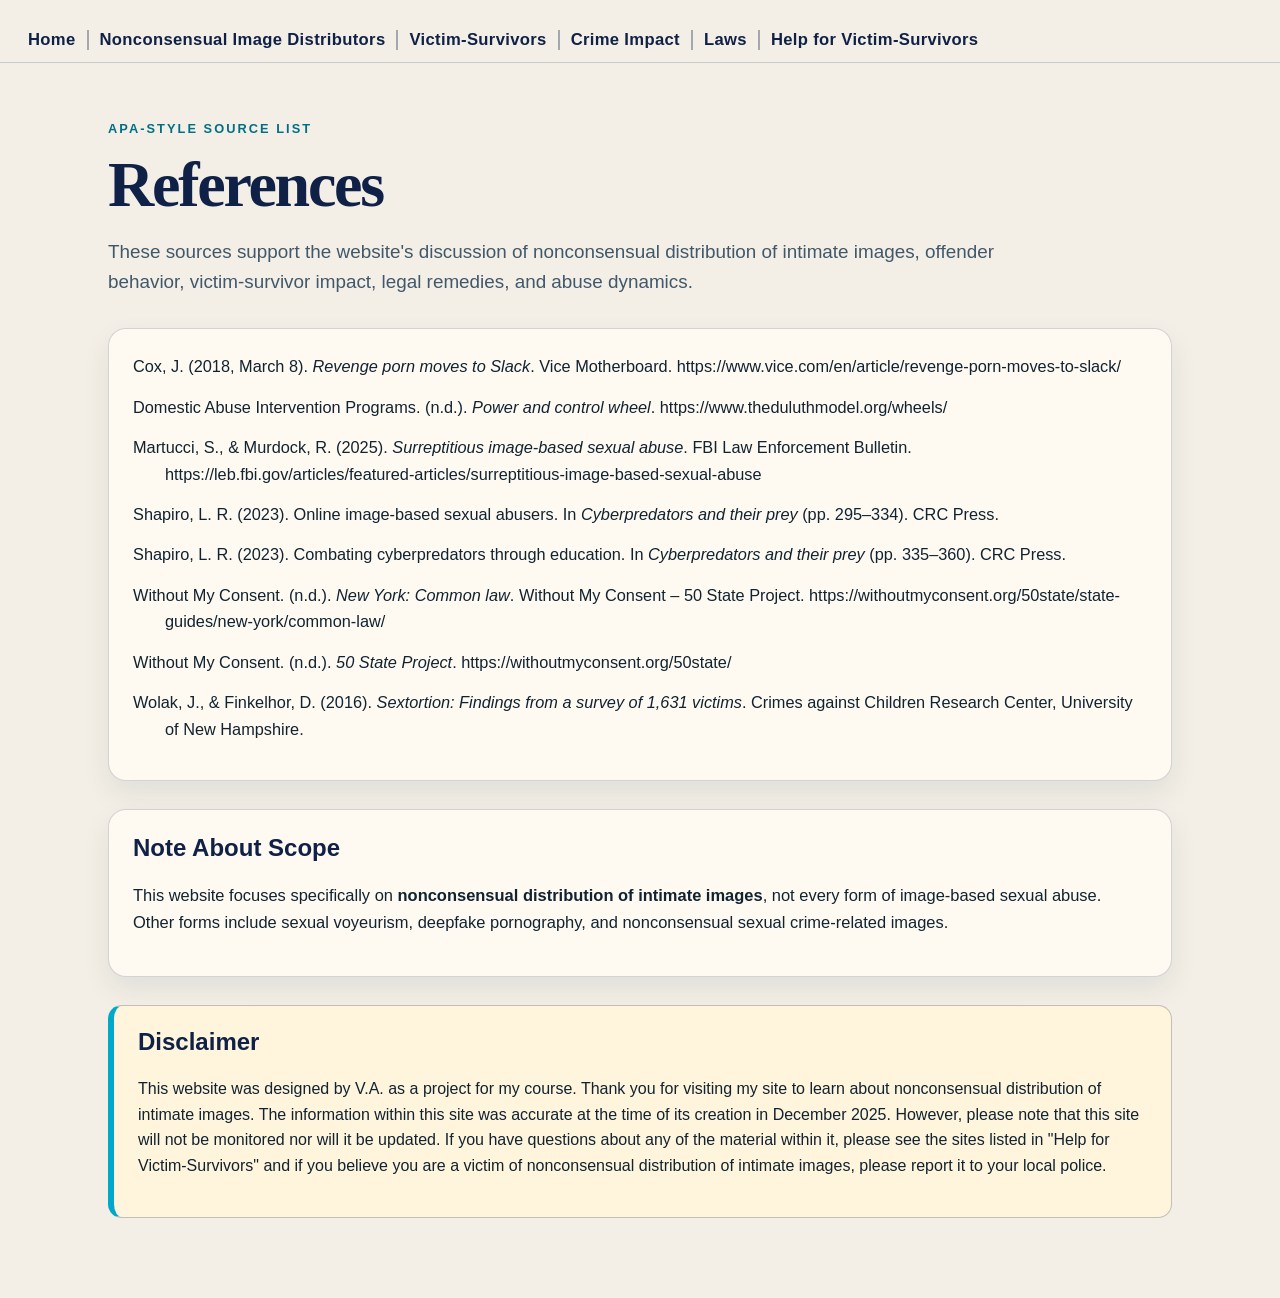
<file: references.html>
<!DOCTYPE html>
<html lang="en">
<head>
  <meta charset="UTF-8">
  <meta name="viewport" content="width=device-width, initial-scale=1.0">
  <title>References | Nonconsensual Distribution of Intimate Images</title>
  <link rel="stylesheet" href="style.css">
</head>
<body>
  <header class="site-header">
    <nav class="nav">
      <a href="index.html">Home</a>
      <a href="image-based-abusers.html">Nonconsensual Image Distributors</a>
      <a href="victim-survivors.html">Victim-Survivors</a>
      <a href="crime-impact.html">Crime Impact</a>
      <a href="laws.html">Laws</a>
      <a href="help-for-survivors.html">Help for Victim-Survivors</a>
    </nav>
  </header>

  <main class="page references-page">
    <p class="eyebrow">APA-style source list</p>
    <h1>References</h1>
    <p>These sources support the website's discussion of nonconsensual distribution of intimate images, offender behavior, victim-survivor impact, legal remedies, and abuse dynamics.</p>

    <section class="content-block refs">
      <p class="reference">Cox, J. (2018, March 8). <em>Revenge porn moves to Slack</em>. Vice Motherboard. https://www.vice.com/en/article/revenge-porn-moves-to-slack/</p>
      <p class="reference">Domestic Abuse Intervention Programs. (n.d.). <em>Power and control wheel</em>. https://www.theduluthmodel.org/wheels/</p>
      <p class="reference">Martucci, S., &amp; Murdock, R. (2025). <em>Surreptitious image-based sexual abuse</em>. FBI Law Enforcement Bulletin. https://leb.fbi.gov/articles/featured-articles/surreptitious-image-based-sexual-abuse</p>
      <p class="reference">Shapiro, L. R. (2023). Online image-based sexual abusers. In <em>Cyberpredators and their prey</em> (pp. 295–334). CRC Press.</p>
      <p class="reference">Shapiro, L. R. (2023). Combating cyberpredators through education. In <em>Cyberpredators and their prey</em> (pp. 335–360). CRC Press.</p>
      <p class="reference">Without My Consent. (n.d.). <em>New York: Common law</em>. Without My Consent – 50 State Project. https://withoutmyconsent.org/50state/state-guides/new-york/common-law/</p>
      <p class="reference">Without My Consent. (n.d.). <em>50 State Project</em>. https://withoutmyconsent.org/50state/</p>
      <p class="reference">Wolak, J., &amp; Finkelhor, D. (2016). <em>Sextortion: Findings from a survey of 1,631 victims</em>. Crimes against Children Research Center, University of New Hampshire.</p>
    </section>

    <section class="content-block">
      <h2>Note About Scope</h2>
      <p>This website focuses specifically on <strong>nonconsensual distribution of intimate images</strong>, not every form of image-based sexual abuse. Other forms include sexual voyeurism, deepfake pornography, and nonconsensual sexual crime-related images.</p>
    </section>
  
    <section class="disclaimer-box">
      <h2>Disclaimer</h2>
      <p>This website was designed by V.A. as a project for my course. Thank you for visiting my site to learn about nonconsensual distribution of intimate images. The information within this site was accurate at the time of its creation in December 2025. However, please note that this site will not be monitored nor will it be updated. If you have questions about any of the material within it, please see the sites listed in "Help for Victim-Survivors" and if you believe you are a victim of nonconsensual distribution of intimate images, please report it to your local police.</p>
    </section>
</main>
</body>
</html>
</file>
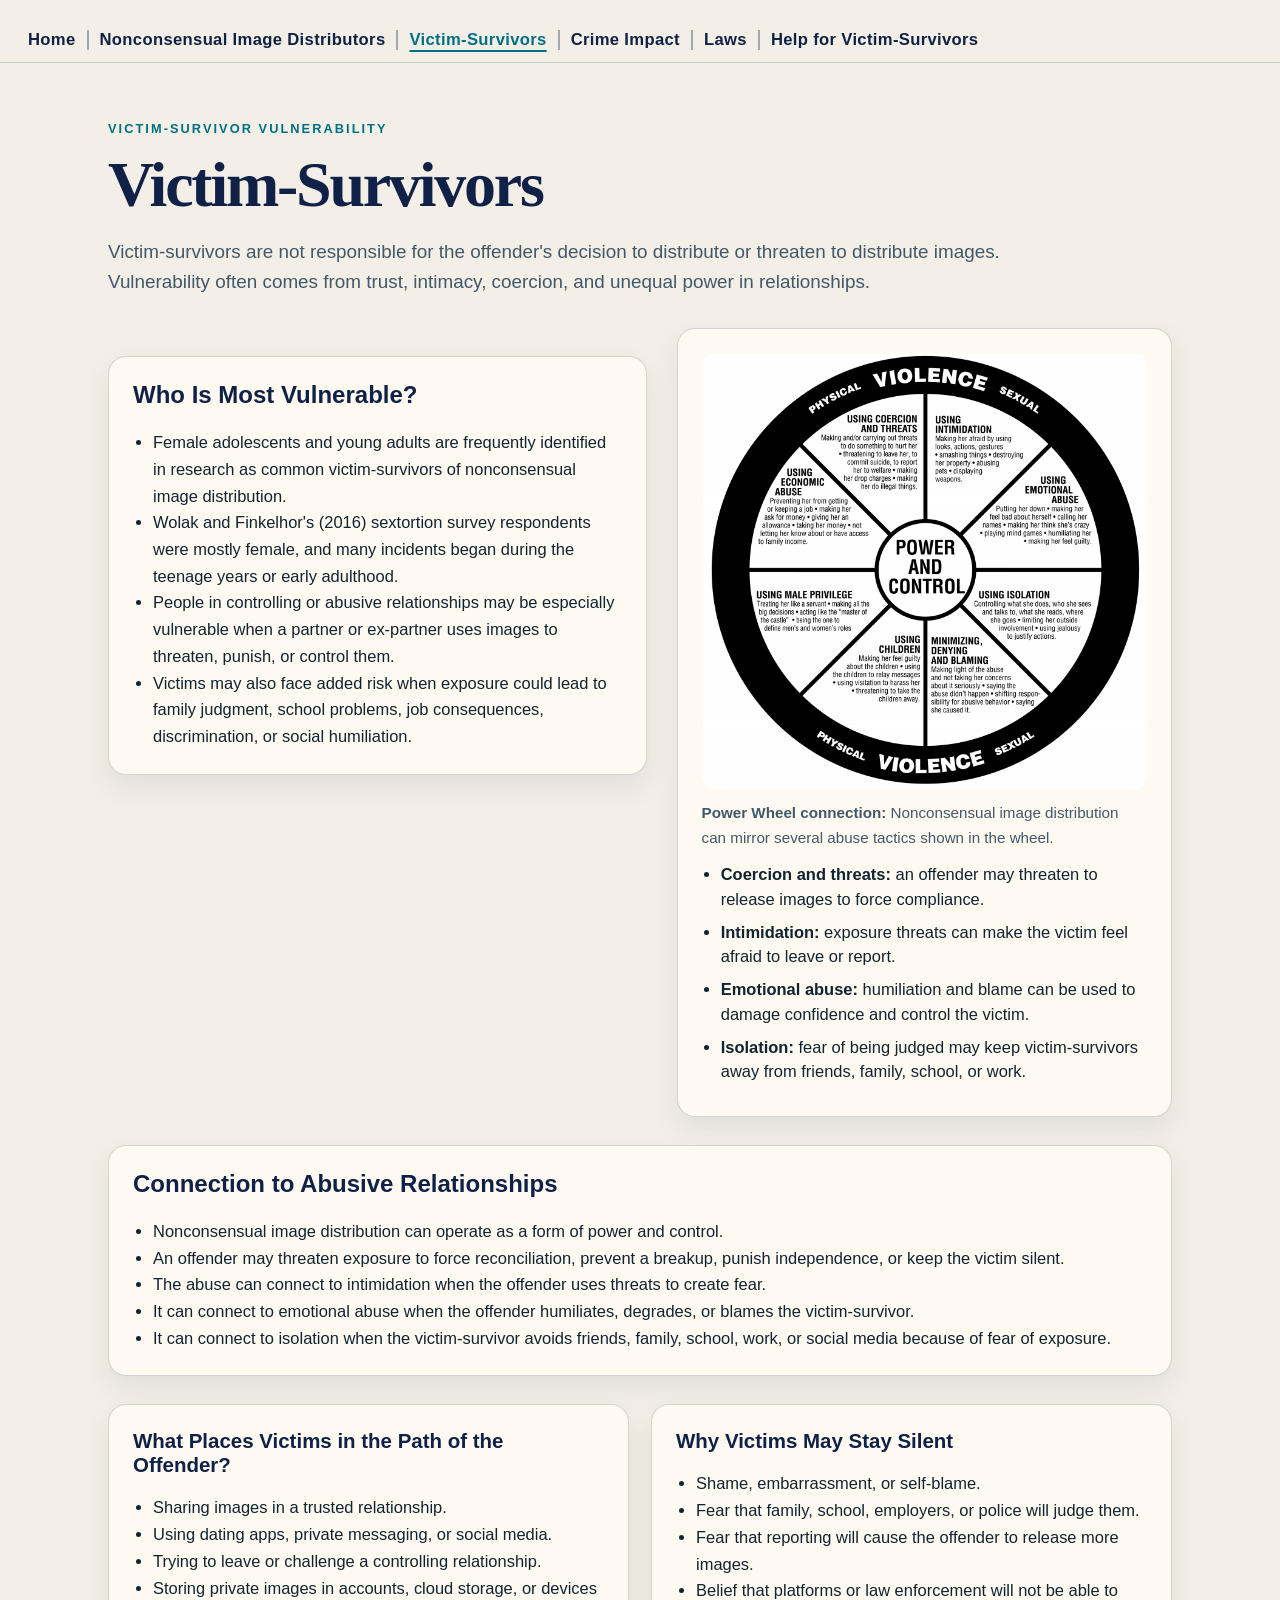
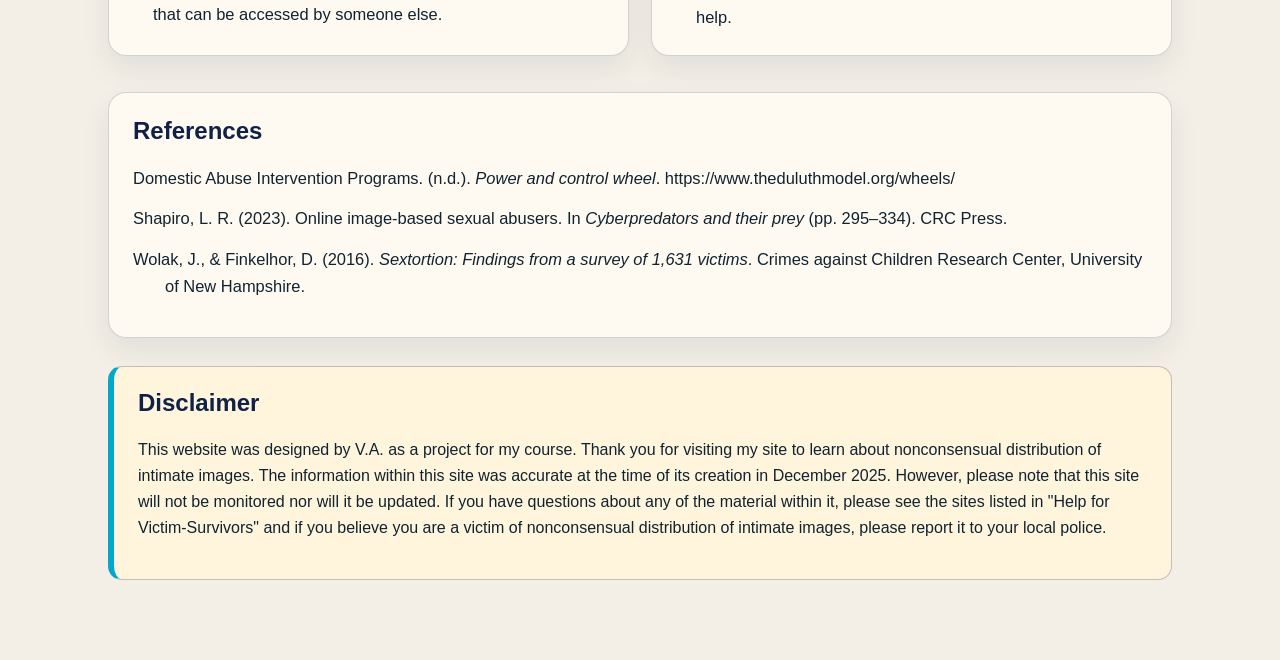
<file: victim-survivors.html>
<!DOCTYPE html>
<html lang="en">
<head>
  <meta charset="UTF-8">
  <meta name="viewport" content="width=device-width, initial-scale=1.0">
  <title>Victim-Survivors | Nonconsensual Distribution of Intimate Images</title>
  <link rel="stylesheet" href="style.css">
</head>
<body>
  <header class="site-header">
    <nav class="nav">
      <a href="index.html">Home</a>
      <a href="image-based-abusers.html">Nonconsensual Image Distributors</a>
      <a class="active" href="victim-survivors.html">Victim-Survivors</a>
      <a href="crime-impact.html">Crime Impact</a>
      <a href="laws.html">Laws</a>
      <a href="help-for-survivors.html">Help for Victim-Survivors</a>
    </nav>
  </header>

  <main class="page">
    <p class="eyebrow">Victim-survivor vulnerability</p>
    <h1>Victim-Survivors</h1>
    <p>Victim-survivors are not responsible for the offender's decision to distribute or threaten to distribute images. Vulnerability often comes from trust, intimacy, coercion, and unequal power in relationships.</p>

    <section class="feature-row">
      <div class="content-block">
        <h2>Who Is Most Vulnerable?</h2>
        <ul>
          <li>Female adolescents and young adults are frequently identified in research as common victim-survivors of nonconsensual image distribution.</li>
          <li>Wolak and Finkelhor's (2016) sextortion survey respondents were mostly female, and many incidents began during the teenage years or early adulthood.</li>
          <li>People in controlling or abusive relationships may be especially vulnerable when a partner or ex-partner uses images to threaten, punish, or control them.</li>
          <li>Victims may also face added risk when exposure could lead to family judgment, school problems, job consequences, discrimination, or social humiliation.</li>
        </ul>
      </div>
      <figure class="image-card">
        <img src="images/power-control-wheel.png" alt="Power and control wheel showing patterns of coercion, intimidation, isolation, and emotional abuse">
        <figcaption><strong>Power Wheel connection:</strong> Nonconsensual image distribution can mirror several abuse tactics shown in the wheel.</figcaption>
        <ul>
          <li><strong>Coercion and threats:</strong> an offender may threaten to release images to force compliance.</li>
          <li><strong>Intimidation:</strong> exposure threats can make the victim feel afraid to leave or report.</li>
          <li><strong>Emotional abuse:</strong> humiliation and blame can be used to damage confidence and control the victim.</li>
          <li><strong>Isolation:</strong> fear of being judged may keep victim-survivors away from friends, family, school, or work.</li>
        </ul>
      </figure>
    </section>

    <section class="content-block">
      <h2>Connection to Abusive Relationships</h2>
      <ul>
        <li>Nonconsensual image distribution can operate as a form of power and control.</li>
        <li>An offender may threaten exposure to force reconciliation, prevent a breakup, punish independence, or keep the victim silent.</li>
        <li>The abuse can connect to intimidation when the offender uses threats to create fear.</li>
        <li>It can connect to emotional abuse when the offender humiliates, degrades, or blames the victim-survivor.</li>
        <li>It can connect to isolation when the victim-survivor avoids friends, family, school, work, or social media because of fear of exposure.</li>
      </ul>
    </section>

    <section class="card-grid two">
      <article class="card">
        <h2>What Places Victims in the Path of the Offender?</h2>
        <ul>
          <li>Sharing images in a trusted relationship.</li>
          <li>Using dating apps, private messaging, or social media.</li>
          <li>Trying to leave or challenge a controlling relationship.</li>
          <li>Storing private images in accounts, cloud storage, or devices that can be accessed by someone else.</li>
        </ul>
      </article>
      <article class="card">
        <h2>Why Victims May Stay Silent</h2>
        <ul>
          <li>Shame, embarrassment, or self-blame.</li>
          <li>Fear that family, school, employers, or police will judge them.</li>
          <li>Fear that reporting will cause the offender to release more images.</li>
          <li>Belief that platforms or law enforcement will not be able to help.</li>
        </ul>
      </article>
    </section>

    <section class="page-references">
      <h2>References</h2>
      <p class="reference">Domestic Abuse Intervention Programs. (n.d.). <em>Power and control wheel</em>. https://www.theduluthmodel.org/wheels/</p>
      <p class="reference">Shapiro, L. R. (2023). Online image-based sexual abusers. In <em>Cyberpredators and their prey</em> (pp. 295–334). CRC Press.</p>
      <p class="reference">Wolak, J., &amp; Finkelhor, D. (2016). <em>Sextortion: Findings from a survey of 1,631 victims</em>. Crimes against Children Research Center, University of New Hampshire.</p>
    </section>
    <section class="disclaimer-box">
      <h2>Disclaimer</h2>
      <p>This website was designed by V.A. as a project for my course. Thank you for visiting my site to learn about nonconsensual distribution of intimate images. The information within this site was accurate at the time of its creation in December 2025. However, please note that this site will not be monitored nor will it be updated. If you have questions about any of the material within it, please see the sites listed in "Help for Victim-Survivors" and if you believe you are a victim of nonconsensual distribution of intimate images, please report it to your local police.</p>
    </section>
  </main>
</body>
</html>
</file>
<file: style.css>
* {
  box-sizing: border-box;
}

:root {
  --navy: #0f2147;
  --navy-deep: #081725;
  --cyan: #00a9c9;
  --cream: #f3efe6;
  --cream-2: #ebe4d6;
  --paper: #fbf7ef;
  --text: #102331;
  --muted: #40586a;
  --line: rgba(15, 33, 71, 0.18);
  --card: #fffaf1;
}

body {
  margin: 0;
  font-family: Arial, Helvetica, sans-serif;
  color: var(--text);
  background: var(--cream);
}

.site-header {
  width: 100%;
  padding: 30px 28px 12px;
  background: var(--cream);
  border-bottom: 1px solid var(--line);
}

.nav {
  display: flex;
  flex-wrap: wrap;
  align-items: center;
  gap: 0;
  font-size: clamp(0.85rem, 1.3vw, 1.15rem);
  letter-spacing: 0.02em;
}

.nav a {
  color: var(--navy);
  text-decoration: none;
  padding: 0 11px;
  border-right: 2px solid rgba(15, 33, 71, 0.35);
  font-weight: 700;
}

.nav a:first-child {
  padding-left: 0;
}

.nav a:last-child {
  border-right: none;
}

.nav a:hover,
.nav a.active {
  color: #006f86;
  text-decoration: underline;
  text-decoration-thickness: 2px;
  text-underline-offset: 5px;
}

.hero {
  min-height: calc(100vh - 95px);
  display: grid;
  grid-template-columns: 1fr 1.05fr;
  gap: 55px;
  align-items: center;
  padding: 44px 7vw 64px;
  background: linear-gradient(180deg, #f7f1e6 0%, #ece3d4 100%);
}

.hero-text {
  text-align: center;
}

.eyebrow {
  color: #006f86;
  text-transform: uppercase;
  letter-spacing: 0.16em;
  font-size: 0.8rem;
  font-weight: 800;
  margin: 0 0 18px;
}

.hero-text h1,
.page h1 {
  margin: 0 0 20px;
  font-family: Georgia, 'Times New Roman', serif;
  line-height: 0.98;
  letter-spacing: -0.035em;
  color: var(--navy);
}

.hero-text h1 {
  font-size: clamp(2.65rem, 5vw, 5.3rem);
}

.hero-text p:not(.eyebrow) {
  max-width: 720px;
  margin: 0 auto 26px;
  font-size: clamp(1.02rem, 1.55vw, 1.24rem);
  line-height: 1.55;
  color: var(--muted);
  text-align: left;
}

.button {
  display: inline-block;
  min-width: 260px;
  padding: 15px 26px;
  background: #00c7e8;
  color: #061721;
  text-decoration: none;
  font-size: 1.1rem;
  letter-spacing: 0.02em;
  font-weight: 700;
  transition: transform 0.2s ease, filter 0.2s ease;
}

.button:hover {
  transform: translateY(-2px);
  filter: brightness(1.03);
}

.hero-image img {
  width: 100%;
  max-width: 650px;
  display: block;
  margin: 0 auto;
  border-radius: 10px;
  box-shadow: 0 18px 45px rgba(15, 33, 71, 0.22);
}

.home-summary {
  display: grid;
  grid-template-columns: repeat(3, 1fr);
  gap: 22px;
  max-width: 1180px;
  margin: -22px auto 58px;
  padding: 0 28px;
}

.home-summary article,
.card,
.content-block,
.image-card,
.page-references {
  background: var(--card);
  border: 1px solid var(--line);
  border-radius: 18px;
  padding: 24px;
  box-shadow: 0 12px 28px rgba(15, 33, 71, 0.08);
}

.home-summary h2,
.card h2,
.content-block h2,
.feature-row h2,
.page-references h2 {
  color: var(--navy);
  margin-top: 0;
}

.home-summary p,
.card p,
.content-block p,
.feature-row p,
.image-card figcaption,
.split-list p,
.page-references p,
.page li,
.home-summary li,
.card li,
.content-block li {
  color: var(--text);
  line-height: 1.62;
  font-size: 1.03rem;
}

.home-summary ul,
.card ul,
.content-block ul,
.feature-row ul {
  margin: 0;
  padding-left: 1.25rem;
  text-align: left;
}

.page {
  max-width: 1120px;
  margin: 0 auto;
  padding: 58px 28px 80px;
}

.page h1 {
  font-size: clamp(2.55rem, 5vw, 4.8rem);
}

.page > p:not(.eyebrow) {
  max-width: 940px;
  font-size: 1.18rem;
  line-height: 1.58;
  color: var(--muted);
  margin-bottom: 32px;
  text-align: left;
}

.card-grid {
  display: grid;
  grid-template-columns: repeat(3, 1fr);
  gap: 22px;
  margin-bottom: 28px;
}

.card-grid.two {
  grid-template-columns: repeat(2, 1fr);
}

.card h2 {
  font-size: 1.28rem;
}

.content-block {
  margin: 28px 0;
}

.split-list {
  display: grid;
  grid-template-columns: repeat(3, 1fr);
  gap: 20px;
}

.split-list.two-col {
  grid-template-columns: repeat(2, 1fr);
}

.split-list h3 {
  margin-bottom: 8px;
  color: var(--navy);
}

.methods-section > h2 {
  text-align: center;
  margin-bottom: 28px;
}

.methods-list {
  align-items: start;
}

.method-col {
  padding: 0 14px;
}

.method-col h3 {
  display: inline-block;
  padding-bottom: 8px;
  margin-bottom: 14px;
  border-bottom: 3px solid var(--cyan);
  text-decoration: underline;
  text-underline-offset: 5px;
  text-decoration-thickness: 1.5px;
}

.method-col ul {
  border-top: 1px solid var(--line);
  padding-top: 14px;
}

.feature-row {
  display: grid;
  grid-template-columns: 1fr 0.92fr;
  gap: 30px;
  align-items: start;
  margin-bottom: 28px;
}

.page-visual-row {
  margin-top: 6px;
}

.image-card {
  margin: 0;
}

.image-card img {
  display: block;
  width: 100%;
  border-radius: 12px;
  background: #f7f2e9;
}

.image-card ul {
  margin: 12px 0 0;
  padding-left: 1.2rem;
  color: var(--text);
}

.image-card li {
  margin-bottom: 8px;
  line-height: 1.5;
}

.image-card figcaption {
  margin-top: 12px;
  font-size: 0.95rem;
  color: var(--muted);
  text-align: left;
}

.note {
  color: var(--muted);
}

.page-references {
  margin-top: 36px;
}

.reference {
  padding-left: 2rem;
  text-indent: -2rem;
  margin: 0 0 14px;
  font-size: 0.98rem;
  text-align: left;
}

.refs p {
  font-size: 1.02rem;
}

footer {
  max-width: 1120px;
  margin: 0 auto 46px;
  padding: 0 28px;
}

.disclaimer-box {
  background: #fff4dc;
  border: 1px solid rgba(15, 33, 71, 0.25);
  border-left: 6px solid var(--cyan);
  border-radius: 14px;
  padding: 22px 24px;
  margin-top: 28px;
}

.disclaimer-box h2 {
  margin-top: 0;
  color: var(--navy);
  font-weight: 800;
}

.disclaimer-box p {
  color: var(--text);
  line-height: 1.62;
  text-align: left;
}

a {
  color: #007b91;
}

a:hover {
  color: #005466;
}

@media (max-width: 950px) {
  .site-header {
    padding-top: 24px;
  }

  .nav {
    row-gap: 10px;
  }

  .hero,
  .feature-row {
    grid-template-columns: 1fr;
    gap: 35px;
  }

  .hero {
    padding-top: 45px;
  }

  .hero-text {
    order: 1;
  }

  .hero-image {
    order: 2;
  }

  .button {
    min-width: auto;
    width: min(100%, 330px);
  }

  .card-grid,
  .card-grid.two,
  .home-summary,
  .split-list,
  .split-list.two-col {
    grid-template-columns: 1fr;
  }

  .home-summary {
    margin-top: 0;
  }
}
</file>
